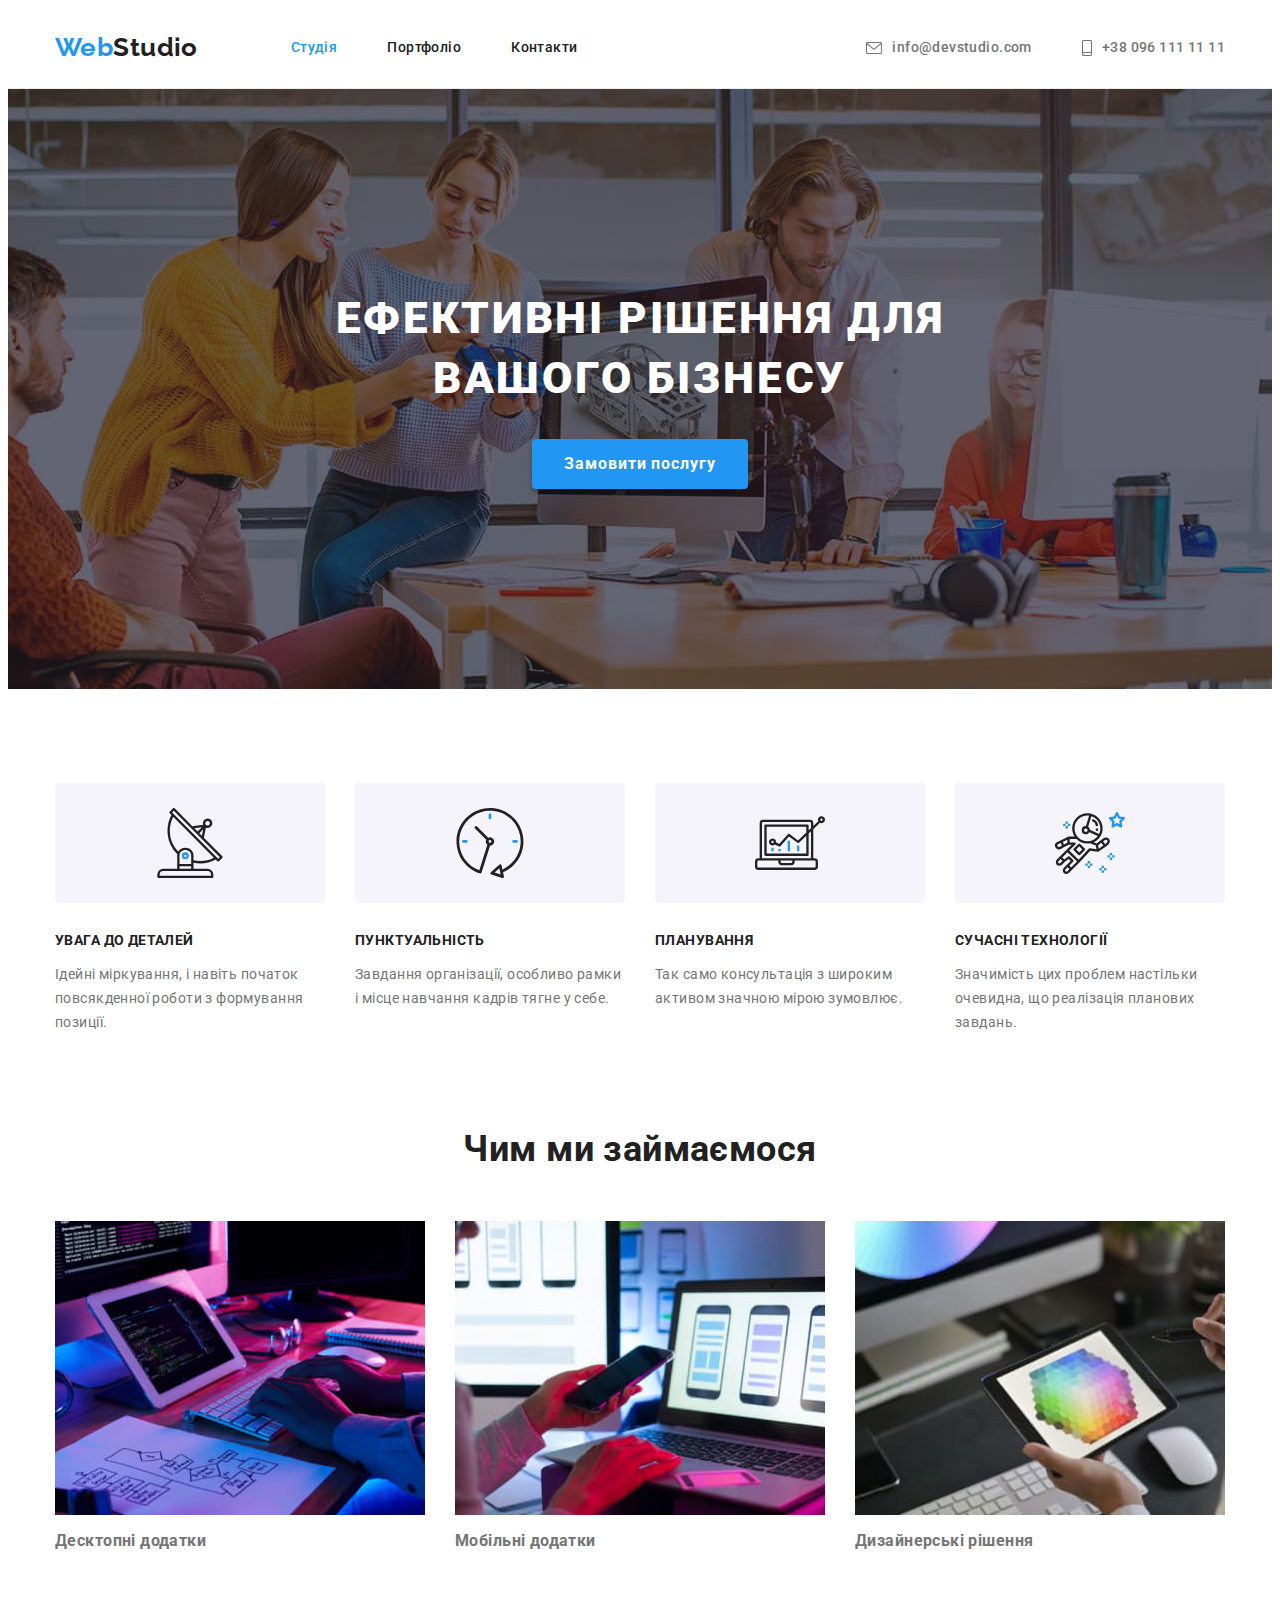
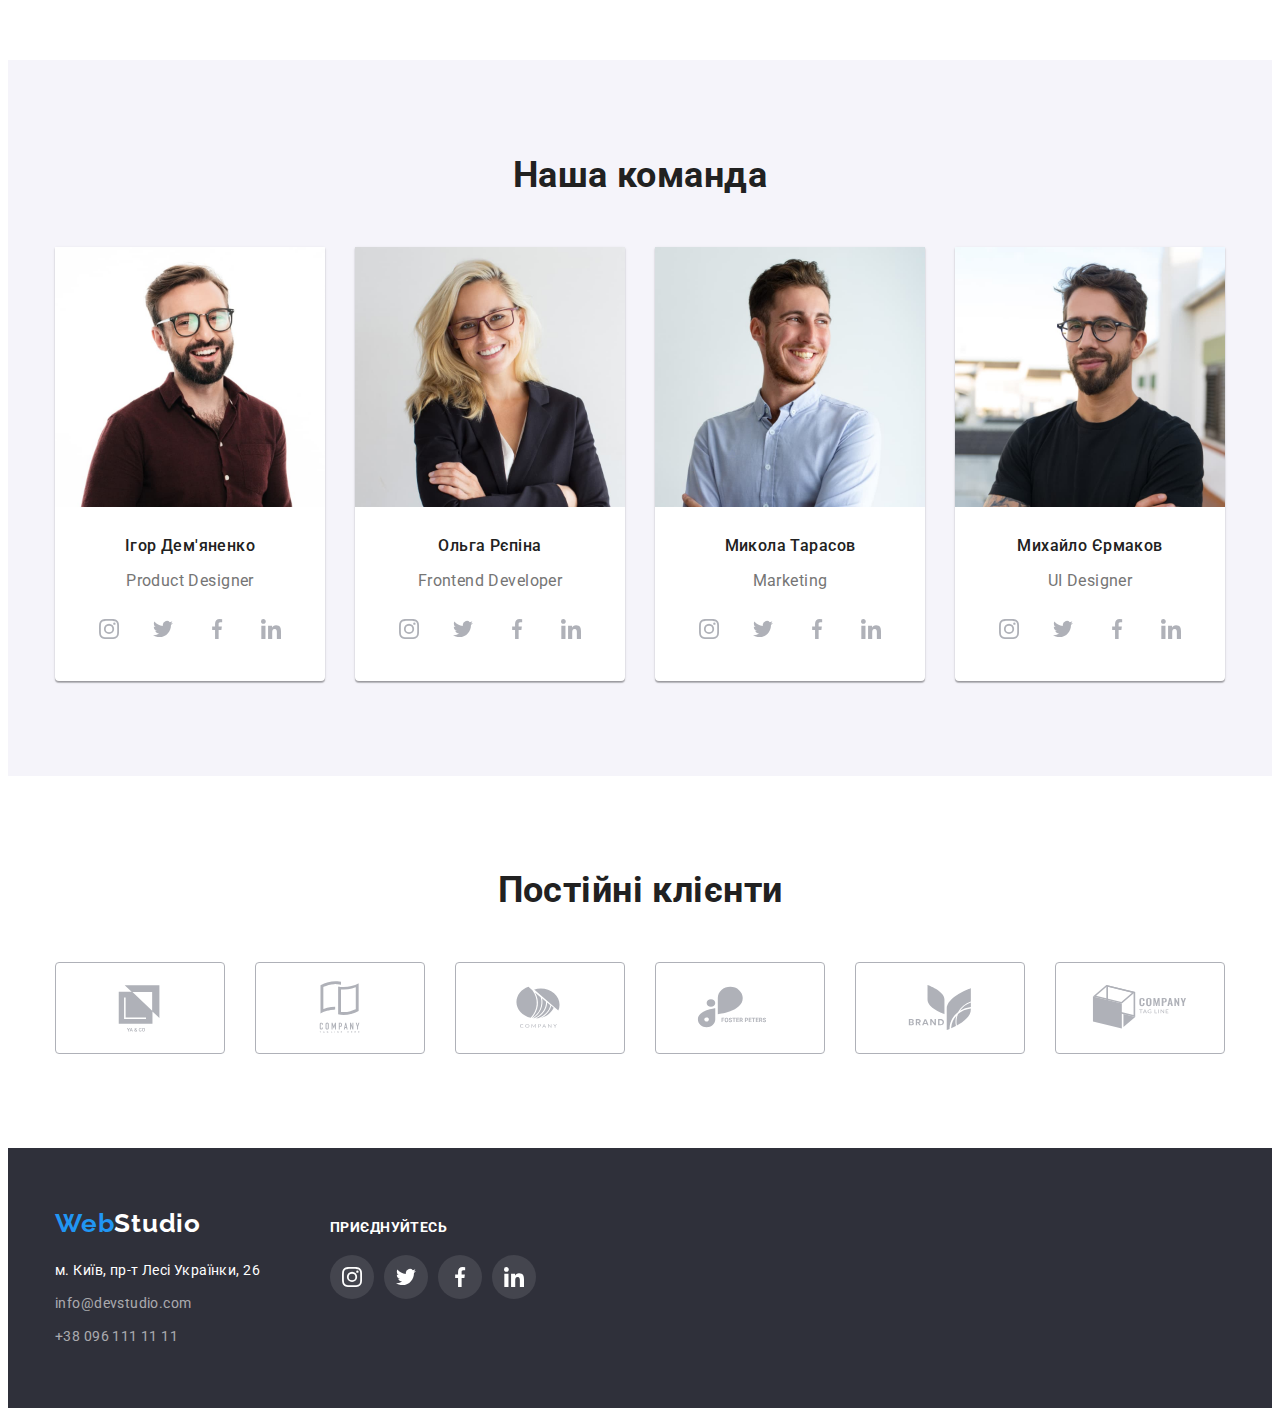
<file: index.html>
<!DOCTYPE html>
<html lang="uk">
  <head>
    <meta charset="UTF-8" />
    <meta http-equiv="X-UA-Compatible" content="IE=edge" />
    <meta name="viewport" content="width=device-width, initial-scale=1.0" />
    <title>WebStudio</title>
    <link rel="preconnect" href="https://fonts.googleapis.com" />
    <link rel="preconnect" href="https://fonts.gstatic.com" crossorigin />
    <link
      href="https://fonts.googleapis.com/css2?family=Raleway:wght@700&family=Roboto:wght@400;500;700;900&display=swap"
      rel="stylesheet"
    />
    <link
      rel="stylesheet"
      href="https://cdnjs.cloudflare.com/ajax/libs/modern-normalize/1.1.0/modern-normalize.min.css"
      integrity="sha512-wpPYUAdjBVSE4KJnH1VR1HeZfpl1ub8YT/NKx4PuQ5NmX2tKuGu6U/JRp5y+Y8XG2tV+wKQpNHVUX03MfMFn9Q=="
      crossorigin="anonymous"
      referrerpolicy="no-referrer"
    />
    <link rel="stylesheet" href="./css/styles.css" />
  </head>

  <body class="body">
    <!--Header (Заголовок)-->
    <header class="header flex-nav">
      <div class="container flex-nav">
        <nav class="site-nav flex-nav">
          <a href="./index.html" class="link-studio"
            ><span class="web">Web</span><span class="studio">Studio</span></a
          >
          <ul class="nav-list list flex-nav">
            <li class="item"><a class="link current" href="./index.html">Студія</a></li>
            <li class="item"><a class="link" href="./portfolio.html">Портфоліо</a></li>
            <li class="item"><a class="link" href="">Контакти</a></li>
          </ul>
        </nav>
        <ul class="auth-nav-list list flex-nav">
          <li class="item">
            <a class="auth-link link" href="mailto:info@devstudio.com">
              <svg class="auth-icon" width="16px" height="12px">
                <use href="./img/icons.svg#icon-mail"></use></svg
              >info@devstudio.com</a
            >
          </li>
          <li class="item">
            <a class="auth-link link" href="tel:+380961111111"
              ><svg class="auth-icon" width="10px" height="16px">
                <use href="./img/icons.svg#icon-tel"></use></svg
              >+38 096 111 11 11</a
            >
          </li>
        </ul>
      </div>
    </header>

    <main>
      <!--HERO (банер)-->
      <section class="hero-section overlay">
        <div class="container">
          <h1 class="hero-title">Ефективні рішення для вашого бізнесу</h1>
          <button type="button" class="hero-button">Замовити послугу</button>
        </div>
      </section>

      <!--Specialties (Особливості)-->
      <section class="spec-section">
        <div class="container">
          <h2 class="visually-hidden">Особливості</h2>
          <ul class="list spec-list">
            <li class="spec-item">
              <div class="spec-div">
                <svg width="70" height="70">
                  <use href="./img/icons.svg#icon-antenna"></use>
                </svg>
              </div>
              <h3 class="spec-title">увага до деталей</h3>
              <p class="spec-text">
                Ідейні міркування, і навіть початок повсякденної роботи з формування позиції.
              </p>
            </li>
            <li class="spec-item">
              <div class="spec-div">
                <svg width="70" height="70">
                  <use href="./img/icons.svg#icon-clock"></use>
                </svg>
              </div>
              <h3 class="spec-title">пунктуальність</h3>
              <p class="spec-text">
                Завдання організації, особливо рамки і місце навчання кадрів тягне у себе.
              </p>
            </li>
            <li class="spec-item">
              <div class="spec-div">
                <svg width="70" height="70">
                  <use href="./img/icons.svg#icon-diagram"></use>
                </svg>
              </div>
              <h3 class="spec-title">планування</h3>
              <p class="spec-text">
                Так само консультація з широким активом значною мірою зумовлює.
              </p>
            </li>
            <li class="spec-item">
              <div class="spec-div">
                <svg width="70" height="70">
                  <use href="./img/icons.svg#icon-astronaut"></use>
                </svg>
              </div>
              <h3 class="spec-title">сучасні технології</h3>
              <p class="spec-text">
                Значимість цих проблем настільки очевидна, що реалізація планових завдань.
              </p>
            </li>
          </ul>
        </div>
      </section>

      <!-- Our job (Чим ми займаємося)-->
      <section class="job-section">
        <div class="container">
          <h2 class="job-title">Чим ми займаємося</h2>
          <ul class="list job-list">
            <li class="job-img">
              <img src="./img/img1.jpg" alt="зображення1" width="370" />
              <div class="description">
                <h3 class="description-text">Десктопні додатки</h3>
              </div>
            </li>
            <li class="job-img">
              <img src="./img/img2.jpg" alt="зображення2" width="370" />
              <div class="description">
                <h3 class="description-text">Мобільні додатки</h3>
              </div>
            </li>
            <li class="job-img">
              <img src="./img/img3.jpg" alt="зображення3" width="370" />
              <div class="description">
                <h3 class="description-text">Дизайнерські рішення</h3>
              </div>
            </li>
          </ul>
        </div>
      </section>

      <!--Our team (Наша команда)-->
      <section class="team-section">
        <div class="container">
          <h2 class="team-title">Наша команда</h2>
          <ul class="list team-list">
            <li class="team-member">
              <img src="./img/demianenko.jpg" alt="Дем'яненко" width="270" />
              <div class="team-div">
                <h3 class="name">Ігор Дем'яненко</h3>
                <p class="position">Product Designer</p>
                <ul class="list social-list">
                  <li class="social-item">
                    <a href="" class="link social-link"
                      ><svg class="social-icon" width="20" height="20">
                        <use href="./img/icons.svg#icon-instagram"></use></svg
                    ></a>
                  </li>
                  <li class="social-item">
                    <a href="" class="link social-link"
                      ><svg class="social-icon" width="20" height="20">
                        <use href="./img/icons.svg#icon-twitter"></use></svg
                    ></a>
                  </li>
                  <li class="social-item">
                    <a href="" class="link social-link"
                      ><svg class="social-icon" width="20" height="20">
                        <use href="./img/icons.svg#icon-facebook"></use></svg
                    ></a>
                  </li>
                  <li class="social-item">
                    <a href="" class="link social-link"
                      ><svg class="social-icon" width="20" height="20">
                        <use href="./img/icons.svg#icon-linkedin"></use></svg
                    ></a>
                  </li>
                </ul>
              </div>
            </li>
            <li class="team-member">
              <img src="./img/repina.jpg" alt="Репіна" width="270" />
              <div class="team-div">
                <h3 class="name">Ольга Рєпіна</h3>
                <p class="position">Frontend Developer</p>
                <ul class="list social-list">
                  <li class="social-item">
                    <a href="" class="link social-link"
                      ><svg class="social-icon" width="20" height="20">
                        <use href="./img/icons.svg#icon-instagram"></use></svg
                    ></a>
                  </li>
                  <li class="social-item">
                    <a href="" class="link social-link"
                      ><svg class="social-icon" width="20" height="20">
                        <use href="./img/icons.svg#icon-twitter"></use></svg
                    ></a>
                  </li>
                  <li class="social-item">
                    <a href="" class="link social-link"
                      ><svg class="social-icon" width="20" height="20">
                        <use href="./img/icons.svg#icon-facebook"></use></svg
                    ></a>
                  </li>
                  <li class="social-item">
                    <a href="" class="link social-link"
                      ><svg class="social-icon" width="20" height="20">
                        <use href="./img/icons.svg#icon-linkedin"></use></svg
                    ></a>
                  </li>
                </ul>
              </div>
            </li>
            <li class="team-member">
              <img src="./img/tarasov.jpg" alt="Тарасов" width="270" />
              <div class="team-div">
                <h3 class="name">Микола Тарасов</h3>
                <p class="position">Marketing</p>
                <ul class="list social-list">
                  <li class="social-item">
                    <a href="" class="link social-link"
                      ><svg class="social-icon" width="20" height="20">
                        <use href="./img/icons.svg#icon-instagram"></use></svg
                    ></a>
                  </li>
                  <li class="social-item">
                    <a href="" class="link social-link"
                      ><svg class="social-icon" width="20" height="20">
                        <use href="./img/icons.svg#icon-twitter"></use></svg
                    ></a>
                  </li>
                  <li class="social-item">
                    <a href="" class="link social-link"
                      ><svg class="social-icon" width="20" height="20">
                        <use href="./img/icons.svg#icon-facebook"></use></svg
                    ></a>
                  </li>
                  <li class="social-item">
                    <a href="" class="link social-link"
                      ><svg class="social-icon" width="20" height="20">
                        <use href="./img/icons.svg#icon-linkedin"></use></svg
                    ></a>
                  </li>
                </ul>
              </div>
            </li>
            <li class="team-member">
              <img src="./img/yermakov.jpg" alt="Єрмаков" width="270" />
              <div class="team-div">
                <h3 class="name">Михайло Єрмаков</h3>
                <p class="position">UI Designer</p>
                <ul class="list social-list">
                  <li class="social-item">
                    <a href="" class="link social-link"
                      ><svg class="social-icon" width="20" height="20">
                        <use href="./img/icons.svg#icon-instagram"></use></svg
                    ></a>
                  </li>
                  <li class="social-item">
                    <a href="" class="link social-link"
                      ><svg class="social-icon" width="20" height="20">
                        <use href="./img/icons.svg#icon-twitter"></use></svg
                    ></a>
                  </li>
                  <li class="social-item">
                    <a href="" class="link social-link"
                      ><svg class="social-icon" width="20" height="20">
                        <use href="./img/icons.svg#icon-facebook"></use></svg
                    ></a>
                  </li>
                  <li class="social-item">
                    <a href="" class="link social-link"
                      ><svg class="social-icon" width="20" height="20">
                        <use href="./img/icons.svg#icon-linkedin"></use></svg
                    ></a>
                  </li>
                </ul>
              </div>
            </li>
          </ul>
        </div>
      </section>

      <!-- Regular customers (Постійні клієнти) -->
      <section class="customers-section">
        <div class="container">
          <h2 class="customers-title">Постійні клієнти</h2>
          <ul class="list customers-list">
            <li class="customers-item">
              <a href="" class="link customers-link"
                ><svg width="106" height="60"><use href="./img/icons.svg#icon-Logo-1"></use></svg
              ></a>
            </li>
            <li class="customers-item">
              <a href="" class="link customers-link"
                ><svg width="106" height="60"><use href="./img/icons.svg#icon-Logo-2"></use></svg
              ></a>
            </li>
            <li class="customers-item">
              <a href="" class="link customers-link"
                ><svg width="106" height="60"><use href="./img/icons.svg#icon-Logo-3"></use></svg
              ></a>
            </li>
            <li class="customers-item">
              <a href="" class="link customers-link"
                ><svg width="106" height="60"><use href="./img/icons.svg#icon-Logo-4"></use></svg
              ></a>
            </li>
            <li class="customers-item">
              <a href="" class="link customers-link"
                ><svg width="106" height="60"><use href="./img/icons.svg#icon-Logo-5"></use></svg
              ></a>
            </li>
            <li class="customers-item">
              <a href="" class="link customers-link"
                ><svg width="106" height="60"><use href="./img/icons.svg#icon-Logo-6"></use></svg
              ></a>
            </li>
          </ul>
        </div>
      </section>
    </main>

    <!--Footer (Підвал)-->
    <footer class="footer">
      <div class="container footer-flex">
        <div>
          <a href="./index.html" class="link-studio-footer link"
            ><span class="web">Web</span><span class="studio-white">Studio</span></a
          >
          <address class="address">
            <ul class="list address-list">
              <li class="item">
                <a
                  class="address-link link"
                  href="https://goo.gl/maps/pBSv2KN1aqMimwbX7"
                  target="_blank"
                  rel="noopener noreferrer nofollow"
                  >м. Київ, пр-т Лесі Українки, 26</a
                >
              </li>
              <li class="item">
                <a class="mail-bottom link" href="mailto:info@devstudio.com">info@devstudio.com</a>
              </li>
              <li class="item">
                <a class="tel-bottom link" href="tel:+380961111111">+38 096 111 11 11</a>
              </li>
            </ul>
          </address>
        </div>
        <div class="footer-div">
          <strong class="join">Приєднуйтесь</strong>
          <ul class="list footer-social">
            <li class="social-item">
              <a href="" class="link social-link"
                ><svg class="social-icon" width="20" height="20">
                  <use href="./img/icons.svg#icon-instagram"></use></svg
              ></a>
            </li>
            <li class="social-item">
              <a href="" class="link social-link"
                ><svg class="social-icon" width="20" height="20">
                  <use href="./img/icons.svg#icon-twitter"></use></svg
              ></a>
            </li>
            <li class="social-item">
              <a href="" class="link social-link"
                ><svg class="social-icon" width="20" height="20">
                  <use href="./img/icons.svg#icon-facebook"></use></svg
              ></a>
            </li>
            <li class="social-item">
              <a href="" class="link social-link"
                ><svg class="social-icon" width="20" height="20">
                  <use href="./img/icons.svg#icon-linkedin"></use></svg
              ></a>
            </li>
          </ul>
        </div>
      </div>
    </footer>
  </body>
</html>
</file>
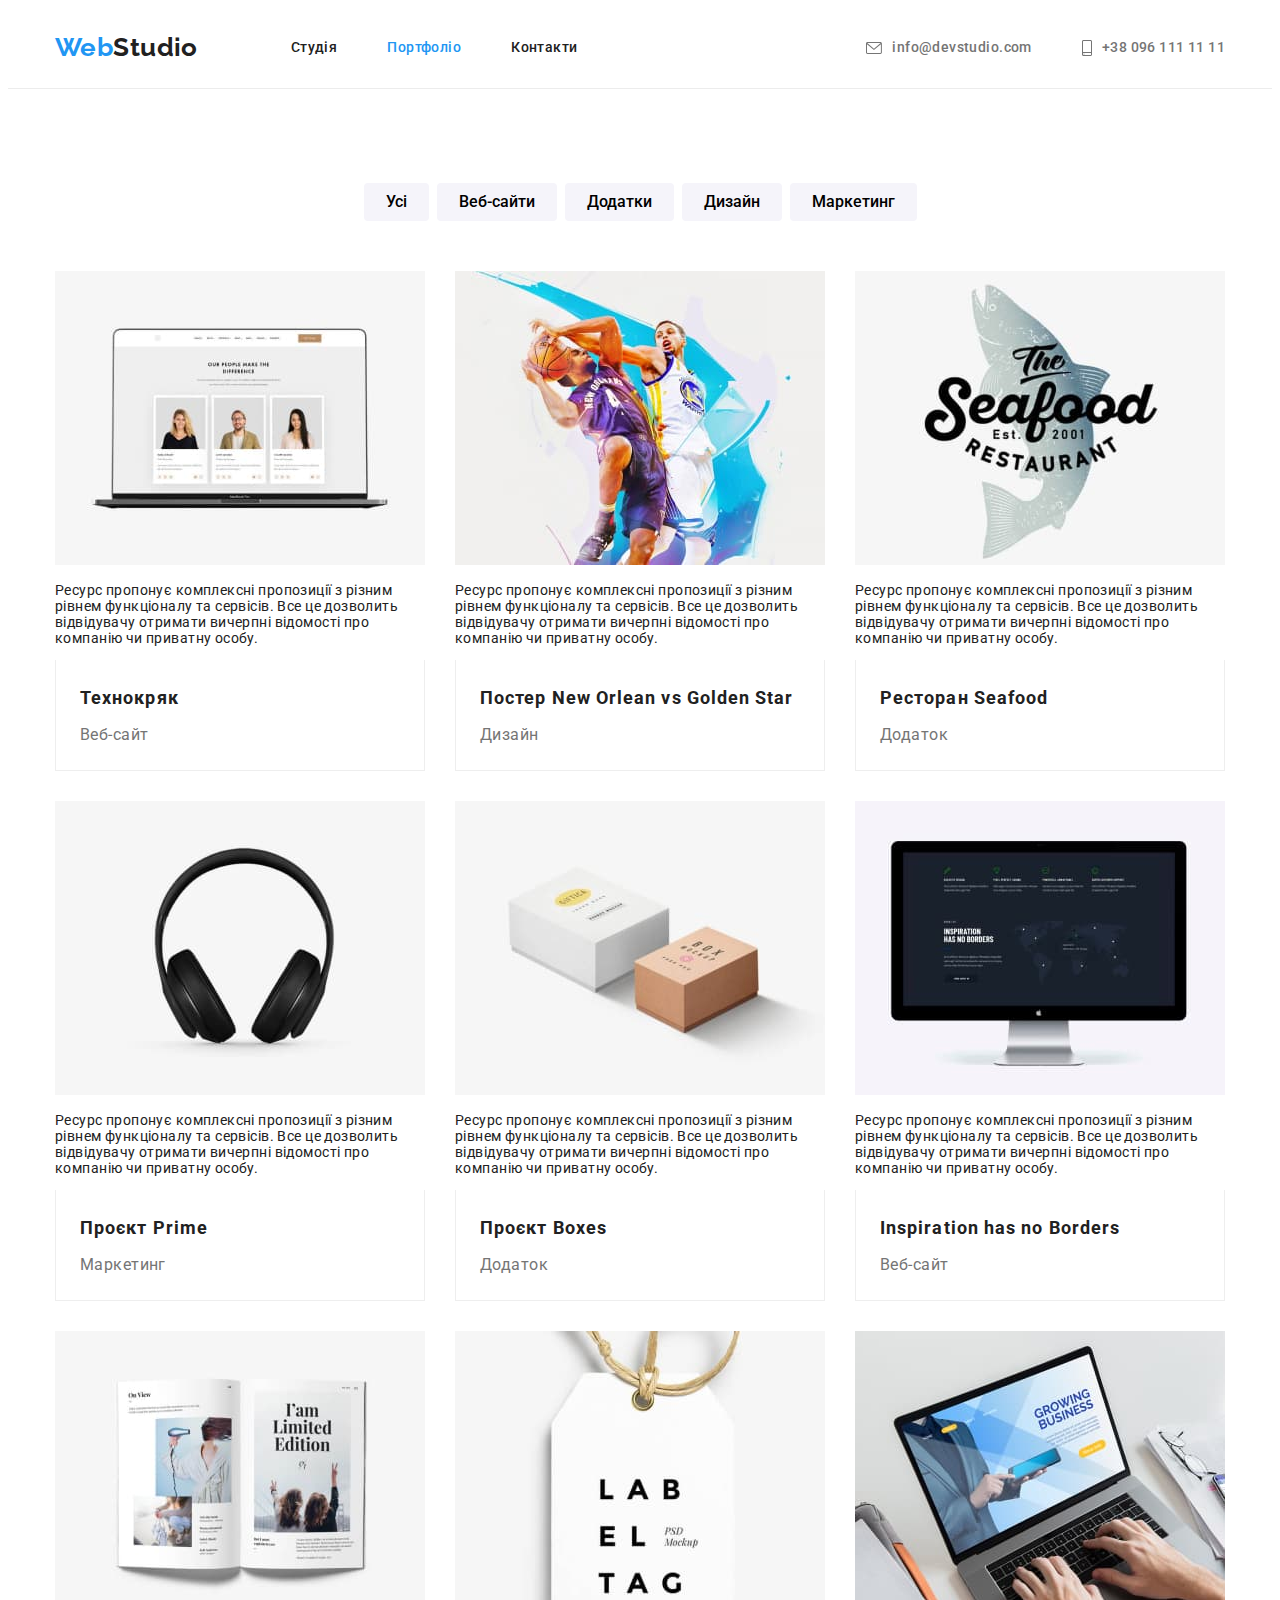
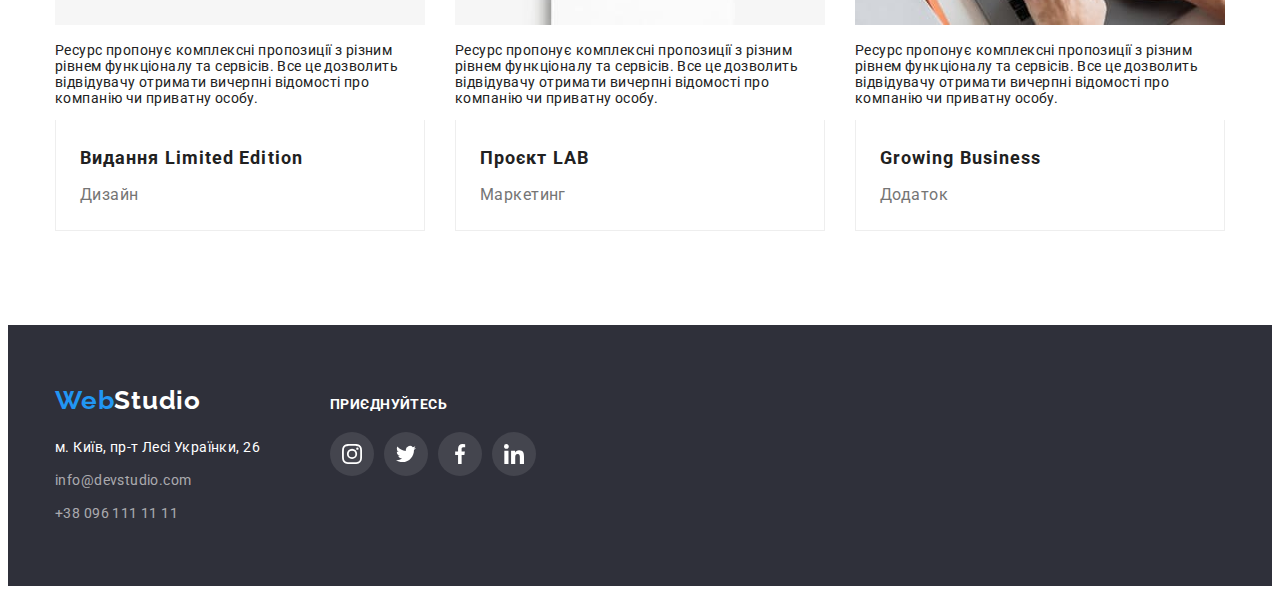
<file: portfolio.html>
<!DOCTYPE html>
<html lang="uk">
  <head>
    <meta charset="UTF-8" />
    <meta http-equiv="X-UA-Compatible" content="IE=edge" />
    <meta name="viewport" content="width=device-width, initial-scale=1.0" />
    <title>WebStudio</title>
    <link rel="preconnect" href="https://fonts.googleapis.com" />
    <link rel="preconnect" href="https://fonts.gstatic.com" crossorigin />
    <link
      href="https://fonts.googleapis.com/css2?family=Raleway:wght@700&family=Roboto:wght@400;500;700;900&display=swap"
      rel="stylesheet"
    />
    <link
      rel="stylesheet"
      href="https://cdnjs.cloudflare.com/ajax/libs/modern-normalize/1.1.0/modern-normalize.min.css"
      integrity="sha512-wpPYUAdjBVSE4KJnH1VR1HeZfpl1ub8YT/NKx4PuQ5NmX2tKuGu6U/JRp5y+Y8XG2tV+wKQpNHVUX03MfMFn9Q=="
      crossorigin="anonymous"
      referrerpolicy="no-referrer"
    />
    <link rel="stylesheet" href="./css/styles.css" />
  </head>
  <body class="body">
    <!--Header (Заголовок)-->
    <header class="header flex-nav">
      <div class="container flex-nav">
        <nav class="site-nav flex-nav">
          <a href="./index.html" class="link-studio"
            ><span class="web">Web</span><span class="studio">Studio</span></a
          >
          <ul class="nav-list list flex-nav">
            <li class="item"><a class="link" href="./index.html">Студія</a></li>
            <li class="item"><a class="link current" href="./portfolio.html">Портфоліо</a></li>
            <li class="item"><a class="link" href="">Контакти</a></li>
          </ul>
        </nav>
        <ul class="auth-nav-list list flex-nav">
          <li class="item">
            <a class="auth-link link" href="mailto:info@devstudio.com">
              <svg class="auth-icon" width="16px" height="12px">
                <use href="./img/icons.svg#icon-mail"></use></svg
              >info@devstudio.com</a
            >
          </li>
          <li class="item">
            <a class="auth-link link" href="tel:+380961111111"
              ><svg class="auth-icon" width="10px" height="16px">
                <use href="./img/icons.svg#icon-tel"></use></svg
              >+38 096 111 11 11</a
            >
          </li>
        </ul>
      </div>
    </header>

    <main>
      <!--Portfolio (Портфоліо)-->
      <section class="section-portfolio">
        <div class="container">
          <h1 class="visually-hidden">Фільтри</h1>
          <ul class="list button-list">
            <li class="item"><button type="button" class="button">Усі</button></li>
            <li class="item"><button type="button" class="button">Веб-сайти</button></li>
            <li class="item"><button type="button" class="button">Додатки</button></li>
            <li class="item"><button type="button" class="button">Дизайн</button></li>
            <li class="item"><button type="button" class="button">Маркетинг</button></li>
          </ul>
          <ul class="list project-list">
            <li class="project-card">
              <a href="" class="link">
                <div class="project-overview">
                  <img src="./img/img2.1.jpg" alt="Технокряк" width="370" />
                  <div class="project-thumb">
                    <p class="portfolio-text">
                      Ресурс пропонує комплексні пропозиції з різним рівнем функціоналу та сервісів.
                      Все це дозволить відвідувачу отримати вичерпні відомості про компанію чи
                      приватну особу.
                    </p>
                  </div>
                </div>
                <div class="project-descr">
                  <h2 class="project-title">Технокряк</h2>
                  <p class="project-text">Веб-сайт</p>
                </div>
              </a>
            </li>
            <li class="project-card">
              <a href="" class="link">
                <div class="project-overview">
                  <img src="./img/img2.2.jpg" alt="Постер" width="370" />
                  <div class="project-thumb">
                    <p class="portfolio-text">
                      Ресурс пропонує комплексні пропозиції з різним рівнем функціоналу та сервісів.
                      Все це дозволить відвідувачу отримати вичерпні відомості про компанію чи
                      приватну особу.
                    </p>
                  </div>
                </div>
                <div class="project-descr">
                  <h2 class="project-title">
                    Постер <span lang="en">New Orlean vs Golden Star</span>
                  </h2>
                  <p class="project-text">Дизайн</p>
                </div>
              </a>
            </li>
            <li class="project-card">
              <a href="" class="link">
                <div class="project-overview">
                  <img src="./img/img2.3.jpg" alt="Ресторан" width="370" />
                  <div class="project-thumb">
                    <p class="portfolio-text">
                      Ресурс пропонує комплексні пропозиції з різним рівнем функціоналу та сервісів.
                      Все це дозволить відвідувачу отримати вичерпні відомості про компанію чи
                      приватну особу.
                    </p>
                  </div>
                </div>
                <div class="project-descr">
                  <h2 class="project-title">Ресторан <span lang="en">Seafood</span></h2>
                  <p class="project-text">Додаток</p>
                </div>
              </a>
            </li>
            <li class="project-card">
              <a href="" class="link">
                <div class="project-overview">
                  <img src="./img/img2.4.jpg" alt="Проєкт Prime" width="370" />
                  <div class="project-thumb">
                    <p class="portfolio-text">
                      Ресурс пропонує комплексні пропозиції з різним рівнем функціоналу та сервісів.
                      Все це дозволить відвідувачу отримати вичерпні відомості про компанію чи
                      приватну особу.
                    </p>
                  </div>
                </div>
                <div class="project-descr">
                  <h2 class="project-title">Проєкт <span lang="en">Prime</span></h2>
                  <p class="project-text">Маркетинг</p>
                </div>
              </a>
            </li>
            <li class="project-card">
              <a href="" class="link">
                <div class="project-overview">
                  <img src="./img/img2.5.jpg" alt="Проєкт Boxes" width="370" />
                  <div class="project-thumb">
                    <p class="portfolio-text">
                      Ресурс пропонує комплексні пропозиції з різним рівнем функціоналу та сервісів.
                      Все це дозволить відвідувачу отримати вичерпні відомості про компанію чи
                      приватну особу.
                    </p>
                  </div>
                </div>
                <div class="project-descr">
                  <h2 class="project-title">Проєкт <span lang="en">Boxes</span></h2>
                  <p class="project-text">Додаток</p>
                </div>
              </a>
            </li>
            <li class="project-card">
              <a href="" class="link">
                <div class="project-overview">
                  <img src="./img/img2.6.jpg" alt="Inspiration has no Borders" width="370" />
                  <div class="project-thumb">
                    <p class="portfolio-text">
                      Ресурс пропонує комплексні пропозиції з різним рівнем функціоналу та сервісів.
                      Все це дозволить відвідувачу отримати вичерпні відомості про компанію чи
                      приватну особу.
                    </p>
                  </div>
                </div>
                <div class="project-descr">
                  <h2 class="project-title"><span lang="en">Inspiration has no Borders</span></h2>
                  <p class="project-text">Веб-сайт</p>
                </div>
              </a>
            </li>
            <li class="project-card">
              <a href="" class="link">
                <div class="project-overview">
                  <img src="./img/img2.7.jpg" alt="Видання Limited Edition" width="370" />
                  <div class="project-thumb">
                    <p class="portfolio-text">
                      Ресурс пропонує комплексні пропозиції з різним рівнем функціоналу та сервісів.
                      Все це дозволить відвідувачу отримати вичерпні відомості про компанію чи
                      приватну особу.
                    </p>
                  </div>
                </div>
                <div class="project-descr">
                  <h2 class="project-title">Видання <span lang="en">Limited Edition</span></h2>
                  <p class="project-text">Дизайн</p>
                </div>
              </a>
            </li>
            <li class="project-card">
              <a href="" class="link">
                <div class="project-overview">
                  <img src="./img/img2.8.jpg" alt="Проєкт LAB" width="370" />
                  <div class="project-thumb">
                    <p class="portfolio-text">
                      Ресурс пропонує комплексні пропозиції з різним рівнем функціоналу та сервісів.
                      Все це дозволить відвідувачу отримати вичерпні відомості про компанію чи
                      приватну особу.
                    </p>
                  </div>
                </div>
                <div class="project-descr">
                  <h2 class="project-title">Проєкт <span lang="en">LAB</span></h2>
                  <p class="project-text">Маркетинг</p>
                </div>
              </a>
            </li>
            <li class="project-card">
              <a href="" class="link">
                <div class="project-overview">
                  <img src="./img/img2.9.jpg" alt="Growing Business" width="370" />
                  <div class="project-thumb">
                    <p class="portfolio-text">
                      Ресурс пропонує комплексні пропозиції з різним рівнем функціоналу та сервісів.
                      Все це дозволить відвідувачу отримати вичерпні відомості про компанію чи
                      приватну особу.
                    </p>
                  </div>
                </div>
                <div class="project-descr">
                  <h2 class="project-title"><span lang="en">Growing Business</span></h2>
                  <p class="project-text">Додаток</p>
                </div>
              </a>
            </li>
          </ul>
        </div>
      </section>
    </main>

    <!--Footer (Підвал)-->
    <footer class="footer">
      <div class="container footer-flex">
        <div>
          <a href="./index.html" class="link-studio-footer link"
            ><span class="web">Web</span><span class="studio-white">Studio</span></a
          >
          <address class="address">
            <ul class="list address-list">
              <li class="item">
                <a
                  class="address-link link"
                  href="https://goo.gl/maps/pBSv2KN1aqMimwbX7"
                  target="_blank"
                  rel="noopener noreferrer nofollow"
                  >м. Київ, пр-т Лесі Українки, 26</a
                >
              </li>
              <li class="item">
                <a class="mail-bottom link" href="mailto:info@devstudio.com">info@devstudio.com</a>
              </li>
              <li class="item">
                <a class="tel-bottom link" href="tel:+380961111111">+38 096 111 11 11</a>
              </li>
            </ul>
          </address>
        </div>
        <div class="footer-div">
          <strong class="join">Приєднуйтесь</strong>
          <ul class="list footer-social">
            <li class="social-item">
              <a href="" class="link social-link"
                ><svg class="social-icon" width="20" height="20">
                  <use href="./img/icons.svg#icon-instagram"></use></svg
              ></a>
            </li>
            <li class="social-item">
              <a href="" class="link social-link"
                ><svg class="social-icon" width="20" height="20">
                  <use href="./img/icons.svg#icon-twitter"></use></svg
              ></a>
            </li>
            <li class="social-item">
              <a href="" class="link social-link"
                ><svg class="social-icon" width="20" height="20">
                  <use href="./img/icons.svg#icon-facebook"></use></svg
              ></a>
            </li>
            <li class="social-item">
              <a href="" class="link social-link"
                ><svg class="social-icon" width="20" height="20">
                  <use href="./img/icons.svg#icon-linkedin"></use></svg
              ></a>
            </li>
          </ul>
        </div>
      </div>
    </footer>
  </body>
</html>
</file>
<file: css/styles.css>
html {
    box-sizing: border-box;
}

*,
*::before,
*::after {
    box-sizing: inherit;
}

:root {
    --primary-color: #757575;
    --secondary-color: #212121;
    --full-black-color: ##000000;
    --full-white-color: #FFFFFF;
    --accent-color: #2196F3;
    --primary-background-color: #FFFFFF;
    --secondary-background-color: #2196F3;
    --thirdly-background-color: #F5F4FA;
    --footer-background-color: #2F303A;
    --footer-email-color: rgba(255, 255, 255, 0.6);
    --icon-color: #afb1b8;
    --bg-icon-color: rgba(255, 255, 255, 0.1);
}

/* Загальні параметри */
body {
    font-family: 'Roboto', sans-serif;
    color: var(--primary-color);
    background-color: var(--primary-background-color);
    font-size: 14px;
    letter-spacing: 0.03em; 
}  
.container {
    margin-left: auto;
    margin-right: auto;
    width: 1200px;
    padding-left: 15px;
    padding-right: 15px;
}
.link, .link-studio {
    text-decoration: none;
    transition: color 250ms cubic-bezier(0.4, 0, 0.2, 1);
}
.link:hover,
.link:focus,
.link:active {
    color: var(--accent-color);
}

.list {
    list-style: none;
    padding: 0;
    margin: 0;
}
.nav-list .link.current {
    color: var(--accent-color);
}

/* HEADER */
.header {
    background-color: var(--primary-background-color);
    font-weight: 500;
    line-height: 1.14;
    margin-top: 0;
    margin-bottom: 0;
    border-bottom: 1px solid #ECECEC;
    display: flex;
    align-items: center;
}
.flex-nav {
    display: flex;
    align-items: center;
}
.nav-list {
    display: flex;
    margin-left: 93px;
}
.nav-list .item + .item {
    margin-left: 50px;
}

.auth-nav-list .item + .item {
    margin-left: 50px;
}

/* LOGO */
.web {
    color: var(--accent-color);
}
.studio {
    color: var(--full-black-color);
}
.link-studio {
    color: var(--secondary-color);
    font-family: 'Raleway', sans-serif;
    font-weight: 700;
    font-size: 26px;
    line-height: 1.2;
    display: block;
    padding-top: 24px;
    padding-bottom: 25px;
}


/* LINKS */
.nav-list .link,
.auth-nav-list {
    color: var(--secondary-color);
    font-family: 'Roboto';
    font-style: normal;
    font-weight: 500;
    line-height: 1.14;
    display: block;
    padding-top: 32px;
    padding-bottom: 32px;
}
.auth-nav-list {
    display: flex;
    margin-left: auto;
}

.nav-list .link:hover,
.nav-list .link:focus,
.nav-list .link:active {
    color: var(--accent-color);
}

.auth-nav-list .auth-link {
    color: var(--primary-color);
}
.auth-nav-list .auth-link:hover,
.auth-nav-list .auth-link:focus,
.auth-nav-list .auth-link:active {
    color: var(--accent-color);
}

.flex-nav .link {
    display: flex;
    align-items: center;
}

.auth-icon {
    margin-right: 10px;
    fill: currentColor;
}

/* HERO */
.hero-section {
    background-color: var(--footer-background-color);
    text-align: center;
    padding-top: 200px;
    padding-bottom: 200px;
}
.overlay {
    min-height: 600px;
    max-width: 1600px;
    margin-left: auto;
    margin-right: auto;    
    background-image:
    linear-gradient(rgba(47, 48, 58, 0.4), rgba(47, 48, 58, 0.4) ),
    url(../img/backgroundhero.jpg);
    background-repeat: no-repeat;
    background-size: cover;
    background-position: center;
}

.hero-title {
    width: 696px;
    text-align: center; 
    margin-right: auto;
    margin-left: auto;
    margin-top: 0;
    margin-bottom: 30px;
    color: var(--full-white-color);
    font-weight: 900;
    font-family: 'Roboto';
    font-weight: 900;
    font-size: 44px;
    line-height: 1.36;
    letter-spacing: 0.06em;
    text-transform: uppercase;
}
.hero-button {
    border: none;
    color: var(--full-white-color);
    background-color: var(--secondary-background-color);
    cursor: pointer;
    font-family: inherit;
    font-weight: 700;
    font-size: 16px;
    line-height: 1.87;
    letter-spacing: 0.06em;
    padding: 10px 32px;
    box-shadow: 0px 4px 4px 0px #00000040;
    border-radius: 4px;
    transition: background-color 250ms cubic-bezier(0.4, 0, 0.2, 1);
}

.hero-button:hover,
.hero-button:focus,
.hero-button:active {
    background-color: #188CE8;
}

/* Specialties */
.visually-hidden {
    position: absolute;
    white-space: nowrap;
    width: 1px;
    height: 1px;
    overflow: hidden;
    border: 0;
    padding: 0;
    clip: rect(0 0 0 0);
    clip-path: inset(50%);
    margin: -1px;
}
.spec-section {
    padding-top: 94px;
    padding-bottom: 94px;
}
.spec-list {
    display: flex;
}
.spec-list .spec-item + .spec-item {
    margin-left: 30px;
}


.spec-title {
    color: var(--secondary-color);
    font-size: 14px;
    font-weight: 700;
    line-height: 1.14;
    text-transform: uppercase;
    margin-top: 0;
}
.spec-text {
    line-height: 1.71;
    margin-top: 0;
    margin-bottom: 0;
}

.spec-div {
    width: 270px;
    height: 120px;
    border-radius: 4px;
    display: flex;
    align-items: center;
    justify-content: center;
    background-color: var(--thirdly-background-color);
    margin-bottom: 30px;
}

/* OUR JOB */
.job-section {
    padding-top: 0;
    padding-bottom: 94px;
}
.job-title {
    color: var(--secondary-color);
    font-weight: 700;
    font-size: 36px;
    line-height: 1.16;
    text-align: center;
    margin-top: 0;
    margin-bottom: 50px;
}
.job-list {
    display: flex;
}
.job-list img {
    display: block;
}
.job-list .job-img + .job-img {
    margin-left: 30px;
}

/* OUR TEAM */
.team-section {
    background-color: var(--thirdly-background-color);
    padding-top: 95px;
    padding-bottom: 95px;
}
.team-title {
    color: var(--secondary-color);
    font-weight: 700;
    font-size: 36px;
    line-height: 1.16;
    text-align: center;
    margin-top: 0;
    margin-bottom: 50px;
}
.team-list {
    display: flex;
}
.team-member {
    background-color: var(--primary-background-color);
    box-shadow: 0px 1px 3px rgba(0, 0, 0, 0.12), 0px 1px 1px rgba(0, 0, 0, 0.14), 0px 2px 1px rgba(0, 0, 0, 0.2);
    border-radius: 0px 0px 4px 4px;
}
.team-list .team-member + .team-member {
    margin-left: 30px;
}
.team-member img {
    display: block;
    height: auto;
    max-width: 100%;
}

.team-div {
    padding: 30px 32px;
}

.name {
    color: var(--secondary-color);
    font-weight: 500;
    font-size: 16px;
    line-height: 1.18;
    text-align: center;
    margin-top: 0;
}
.position {
    font-size: 16px;
    line-height: 1.18;
    text-align: center;
    margin-top: 0;
}

.social-list {
    display: flex;
}

.social-item + .social-item {
    margin-left: 10px;
}

.social-link {
    width: 44px;
    height: 44px;
    display: flex;
    align-items: center;
    justify-content: center;
    fill: var(--icon-color);
    border-radius: 50%;
    transition: background-color, fill, 250ms cubic-bezier(0.4, 0, 0.2, 1);
}

.social-link:hover,
.social-link:focus {
    background-color: var(--accent-color);
    fill: var(--full-white-color);
}

/* Regular customers (Постійні клієнти) */

.customers-section {
    padding-top: 94px;
    padding-bottom: 94px;
}

.customers-title {
    color: var(--secondary-color);
    font-weight: 700;
    font-size: 36px;
    line-height: 1.16;
    text-align: center;
    margin-top: 0;
    margin-bottom: 50px;
}

.customers-list {
    display: flex;
}

.customers-item + .customers-item {
    margin-left: 30px;
}

.customers-link {
    width: 170px;
    height: 92px;
    border: 1px solid var(--icon-color);
    border-radius: 4px;
    display: flex;
    justify-content: center;
    align-items: center;
    fill: var(--icon-color);
    transition: border, fill, 250ms cubic-bezier(0.4, 0, 0.2, 1);
}

.customers-link:hover,
.customers-link:focus {
    border: 1px solid var(--accent-color);
    fill: var(--accent-color);
}


/* PORTFOLIO */
.section-portfolio {
    padding-top: 94px;
    padding-bottom: 94px;
}
.button-list {
    margin-top: 0;
    margin-bottom: 50px;
    display: flex;
    justify-content: center;
}
.button-list .item + .item {
    margin-left: 8px;
}

.button {
    background-color: var(--thirdly-background-color);
    cursor: pointer;
    font-family: inherit;
    font-weight: 500;
    font-size: 16px;
    line-height: 1.62;
    padding: 6px 22px;
    border-radius: 4px;
    border: none;
    transition: color, background-color, box-shadow, 250ms cubic-bezier(0.4, 0, 0.2, 1);
}

.button:hover,
.button:focus,
.button:active {
    color: var(--full-white-color);
    background-color: var(--secondary-background-color);
    box-shadow: 0px 3px 1px rgba(0, 0, 0, 0.1), 0px 1px 2px rgba(0, 0, 0, 0.08), 0px 2px 2px rgba(0, 0, 0, 0.12);

}
.project-list {
    display: flex;
    flex-wrap: wrap;
    gap: 30px;
}

.project-list .link {
    color: var(--secondary-color);
    display: block;
    transition: box-shadow, 250ms cubic-bezier(0.4, 0, 0.2, 1);
}
.project-card {
    width: 370px;
}

.project-descr {
    border-bottom: 1px solid #EEEEEE;
    border-left: 1px solid #EEEEEE;
    border-right: 1px solid #EEEEEE;
    padding: 20px 24px;
}
.project-title {
    font-weight: 700;
    font-size: 18px;
    line-height: 2;
    letter-spacing: 0.06em;
    margin-top: 0;
    margin-bottom: 4px;
}
.project-text {
    color: var(--primary-color);
    font-size: 16px;
    line-height: 1.87;
    margin: 0;
}

.project-list .link:hover,
.project-list .link:focus,
.project-list .link:active {
    box-shadow: 0px 1px 1px rgba(0, 0, 0, 0.12), 0px 4px 4px rgba(0, 0, 0, 0.06), 1px 4px 6px rgba(0, 0, 0, 0.16);
}

/* FOOTER */
.footer {
    background-color: var(--footer-background-color);
    padding-top: 60px;
    padding-bottom: 60px;

}
.link-studio-footer {
    font-family: 'Raleway', sans-serif;
    font-style: normal;
    font-weight: 700;
    font-size: 26px;
    line-height: 1.19;
    letter-spacing: 0.03em;
    display: block;
    margin-bottom: 20px;
}

.web {
    color: var(--accent-color);
}
.studio-white {
    color: var(--full-white-color);
    font-family: 'Raleway', sans-serif;
    font-weight: 700;
    font-size: 26px;
    line-height: 1.19;
}

.address-link {
    font-style: normal;
    line-height: 1.71;
    color: var(--full-white-color);
}
.mail-bottom,
.tel-bottom {
    font-style: normal;
    line-height: 1.71;
    color: var(--footer-email-color);
}
.address-list .item + .item {
    margin-top: 9px;
}


.footer-flex {
    display: flex;
    align-items: baseline;
}

.footer-div {
    margin-left: 70px;
}

.join {
    text-transform: uppercase;
    color: var(--full-white-color);
    display: block;
    margin-bottom: 20px;
}

.footer-social {
    display: flex;
}

.footer-social .link {
    background-color: var(--bg-icon-color);
    fill: var(--full-white-color);
    transition: background-color 250ms cubic-bezier(0.4, 0, 0.2, 1);
}

.footer-social .link:hover,
.footer-social .link:focus {
    background-color: var(--accent-color);
</file>
